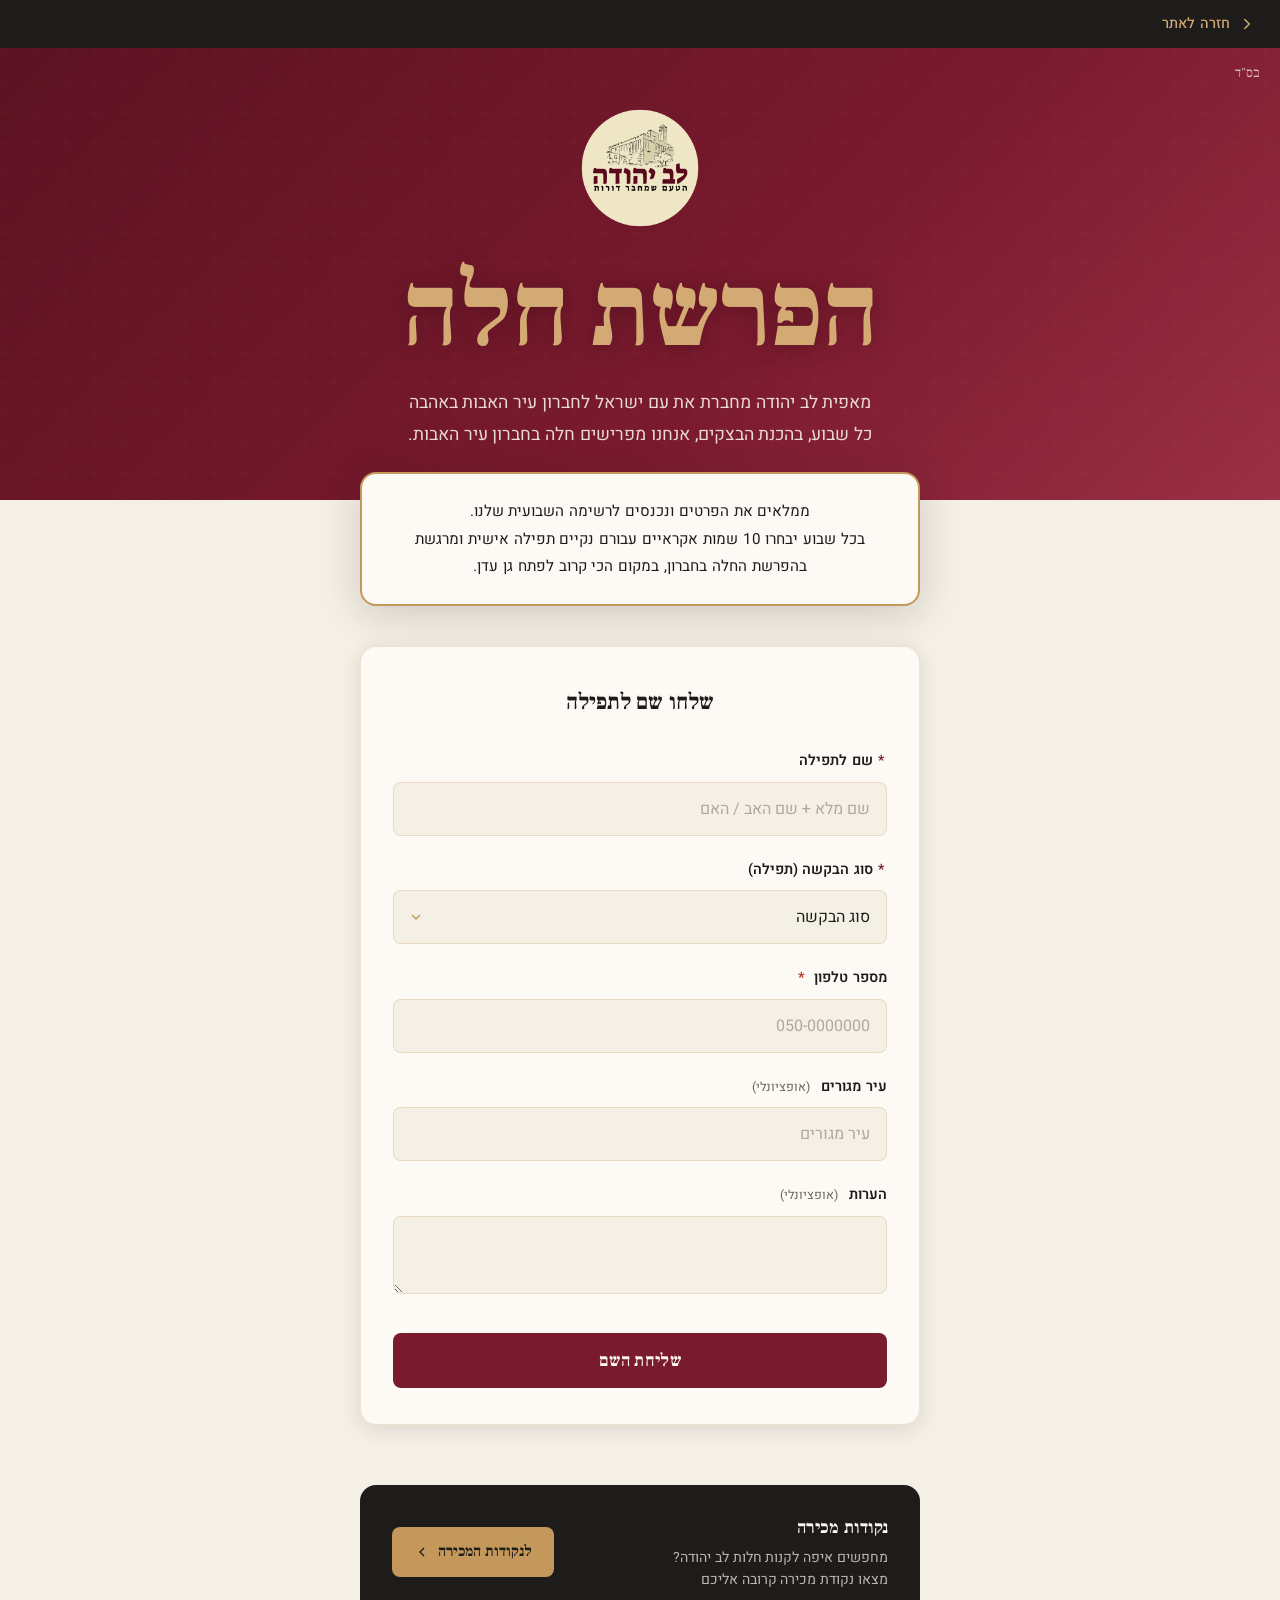
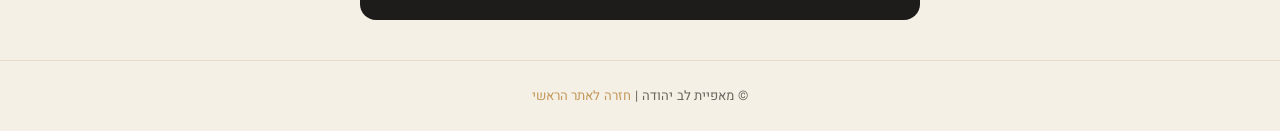
<file: hafrashah.html>
<!DOCTYPE html>
<html lang="he" dir="rtl">
<head>
  <!-- Google tag (gtag.js) -->
  <script async src="https://www.googletagmanager.com/gtag/js?id=G-R9QCWNVRED"></script>
  <script>
    window.dataLayer = window.dataLayer || [];
    function gtag(){dataLayer.push(arguments);}
    gtag('js', new Date());
    gtag('config', 'G-R9QCWNVRED');
  </script>
  <meta charset="UTF-8" />
  <meta name="viewport" content="width=device-width, initial-scale=1.0" />
  <title>הפרשת חלה מאפיית לב יהודה</title>
  <meta name="description" content="שלחו שם לתפילה בהפרשת החלה השבועית של מאפיית לב יהודה בחברון." />
  <link rel="icon" type="image/png" sizes="32x32" href="favicon-32.png" />
  <link rel="icon" type="image/png" sizes="16x16" href="favicon-16.png" />
  <link rel="apple-touch-icon" href="apple-touch-icon.png" />

  <!-- Google Fonts -->
  <link rel="preconnect" href="https://fonts.googleapis.com" />
  <link rel="preconnect" href="https://fonts.gstatic.com" crossorigin />
  <link href="https://fonts.googleapis.com/css2?family=Frank+Ruhl+Libre:wght@300;400;500;700;900&family=Heebo:wght@300;400;500;600;700&family=David+Libre:wght@400;700&family=Secular+One&display=swap" rel="stylesheet" />

  <style>
    /* ===== VARIABLES (same as main site) ===== */
    :root {
      --color-burgundy: #7A1A2E;
      --color-burgundy-dark: #5c1222;
      --color-burgundy-light: #9b2f45;
      --color-dark: #1E1C1A;
      --color-cream: #E8E0C8;
      --color-cream-light: #F0EBD8;
      --color-wheat: #C4975A;
      --color-wheat-light: #D4AA74;
      --color-bg: #F5F0E6;
      --color-white: #FDFAF5;
      --color-text-muted: #6B6560;
      --color-border: rgba(196, 151, 90, 0.25);

      --font-display: 'Frank Ruhl Libre', Georgia, serif;
      --font-body: 'Heebo', Arial, sans-serif;
      --font-accent: 'David Libre', Georgia, serif;
      --font-story: 'Secular One', Georgia, serif;

      --border-radius: 8px;
      --border-radius-lg: 16px;
      --transition: 0.3s ease;
      --shadow-md: 0 4px 20px rgba(30, 28, 26, 0.12);
      --shadow-lg: 0 8px 40px rgba(30, 28, 26, 0.18);
    }

    /* ===== RESET ===== */
    *, *::before, *::after { box-sizing: border-box; margin: 0; padding: 0; }

    html { scroll-behavior: smooth; font-size: 16px; }

    body {
      direction: rtl;
      font-family: var(--font-body);
      background: var(--color-bg);
      color: var(--color-dark);
      line-height: 1.7;
      word-spacing: 0.05em;
      letter-spacing: normal;
      -webkit-font-smoothing: antialiased;
      min-height: 100vh;
    }

    a { color: inherit; text-decoration: none; transition: var(--transition); }

    /* ===== BACK LINK ===== */
    .back-bar {
      background: var(--color-dark);
      padding: 12px 24px;
      display: flex;
      align-items: center;
    }

    .back-link {
      display: inline-flex;
      align-items: center;
      gap: 8px;
      color: var(--color-wheat-light);
      font-family: var(--font-body);
      font-size: 0.9rem;
      font-weight: 500;
      transition: var(--transition);
    }

    .back-link:hover { color: var(--color-wheat); gap: 12px; }

    .back-link svg { width: 18px; height: 18px; }

    /* ===== HERO BANNER ===== */
    .page-hero {
      background: linear-gradient(135deg, var(--color-burgundy-dark) 0%, var(--color-burgundy) 60%, #9b2f45 100%);
      padding: 60px 24px 50px;
      text-align: center;
      position: relative;
      overflow: hidden;
    }

    .page-hero::before {
      content: '';
      position: absolute;
      inset: 0;
      background: url("data:image/svg+xml,%3Csvg width='60' height='60' viewBox='0 0 60 60' xmlns='http://www.w3.org/2000/svg'%3E%3Cg fill='none' fill-rule='evenodd'%3E%3Cg fill='%23C4975A' fill-opacity='0.06'%3E%3Cpath d='M36 34v-4h-2v4h-4v2h4v4h2v-4h4v-2h-4zm0-30V0h-2v4h-4v2h4v4h2V6h4V4h-4zM6 34v-4H4v4H0v2h4v4h2v-4h4v-2H6zM6 4V0H4v4H0v2h4v4h2V6h4V4H6z'/%3E%3C/g%3E%3C/g%3E%3C/svg%3E");
      opacity: 0.4;
    }

    .page-hero-content { position: relative; z-index: 1; max-width: 600px; margin: 0 auto; }

    .bsd {
      position: absolute;
      top: 14px;
      right: 20px;
      font-family: var(--font-display);
      font-size: 0.85rem;
      color: rgba(253,250,245,0.7);
      letter-spacing: normal;
    }

    .page-hero-logo {
      margin-bottom: 20px;
    }

    .page-hero-logo img {
      height: 120px;
      width: auto;
    }

    .page-hero-tagline {
      font-family: var(--font-body);
      font-size: clamp(1rem, 3vw, 1.2rem);
      color: rgba(253,250,245,0.85);
      margin-bottom: 24px;
      line-height: 1.8;
      font-weight: 400;
    }

    .page-hero-sub,
    .page-hero p.page-hero-sub {
      font-family: 'Frank Ruhl Libre', Georgia, serif !important;
      font-size: clamp(4rem, 15vw, 6.5rem) !important;
      color: var(--color-wheat-light) !important;
      font-weight: 900 !important;
      margin-bottom: 20px;
      letter-spacing: normal;
      line-height: 1.05 !important;
      text-shadow: 0 2px 20px rgba(0,0,0,0.25);
    }

    .page-hero h1 {
      display: none;
    }

    .page-hero p {
      font-size: clamp(0.95rem, 2.5vw, 1.1rem);
      color: rgba(253, 250, 245, 0.85);
      line-height: 1.8;
      max-width: 480px;
      margin: 0 auto;
    }

    /* ===== RAFFLE BANNER ===== */
    .raffle-banner {
      max-width: 600px;
      margin: -28px auto 0;
      position: relative;
      z-index: 2;
      padding: 0 20px;
    }

    .raffle-banner-inner {
      background: var(--color-white);
      border: 2px solid var(--color-wheat);
      border-radius: var(--border-radius-lg);
      padding: 24px 28px;
      box-shadow: var(--shadow-lg);
      text-align: center;
    }

    .raffle-banner-title {
      font-family: var(--font-display);
      font-size: 1.1rem;
      font-weight: 700;
      color: var(--color-burgundy);
      margin-bottom: 12px;
      display: flex;
      align-items: center;
      justify-content: center;
      gap: 8px;
    }

    .raffle-banner-body {
      font-size: 0.95rem;
      color: var(--color-dark);
      line-height: 1.8;
    }

    .raffle-banner-note {
      font-size: 0.82rem;
      color: var(--color-text-muted);
      margin-top: 10px;
      font-style: italic;
    }

    /* ===== FORM SECTION ===== */
    .form-section {
      max-width: 600px;
      margin: 40px auto 60px;
      padding: 0 20px;
    }

    .form-card {
      background: var(--color-white);
      border-radius: var(--border-radius-lg);
      padding: 36px 32px;
      box-shadow: var(--shadow-md);
      border: 1px solid var(--color-border);
    }

    .form-card h2 {
      font-family: var(--font-display);
      font-size: 1.4rem;
      font-weight: 700;
      color: var(--color-dark);
      margin-bottom: 28px;
      text-align: center;
    }

    .form-group {
      margin-bottom: 22px;
    }

    .form-label {
      display: block;
      font-size: 0.9rem;
      font-weight: 600;
      color: var(--color-dark);
      margin-bottom: 8px;
    }

    .form-label .required {
      color: var(--color-burgundy);
      margin-right: 3px;
    }

    .form-label .optional {
      font-size: 0.78rem;
      color: var(--color-text-muted);
      font-weight: 400;
      margin-right: 6px;
    }

    .form-label .required-star {
      color: #c0392b;
      margin-right: 4px;
      font-weight: 700;
    }

    .form-input,
    .form-select,
    .form-textarea {
      width: 100%;
      padding: 14px 16px;
      border: 1.5px solid var(--color-border);
      border-radius: var(--border-radius);
      background: var(--color-bg);
      color: var(--color-dark);
      font-family: var(--font-body);
      font-size: 1rem;
      transition: var(--transition);
      outline: none;
      direction: rtl;
    }

    .form-input:focus,
    .form-select:focus,
    .form-textarea:focus {
      border-color: var(--color-wheat);
      background: var(--color-white);
      box-shadow: 0 0 0 3px rgba(196, 151, 90, 0.15);
    }

    .form-input::placeholder,
    .form-textarea::placeholder {
      color: #b0a99a;
    }

    .form-select {
      appearance: none;
      -webkit-appearance: none;
      background-image: url("data:image/svg+xml,%3Csvg xmlns='http://www.w3.org/2000/svg' width='16' height='16' viewBox='0 0 24 24' fill='none' stroke='%23C4975A' stroke-width='2'%3E%3Cpolyline points='6 9 12 15 18 9'/%3E%3C/svg%3E");
      background-repeat: no-repeat;
      background-position: left 14px center;
      padding-left: 40px;
      cursor: pointer;
    }

    .form-textarea {
      resize: vertical;
      min-height: 60px;
    }

    /* ===== SUBMIT BUTTON ===== */
    .btn-submit {
      width: 100%;
      padding: 16px 24px;
      background: var(--color-burgundy);
      color: var(--color-white);
      font-family: var(--font-display);
      font-size: 1.1rem;
      font-weight: 700;
      border: none;
      border-radius: var(--border-radius);
      cursor: pointer;
      transition: var(--transition);
      margin-top: 8px;
      position: relative;
      overflow: hidden;
      letter-spacing: 0.02em;
    }

    .btn-submit:hover {
      background: var(--color-burgundy-dark);
      transform: translateY(-1px);
      box-shadow: 0 6px 20px rgba(122, 26, 46, 0.35);
    }

    .btn-submit:active { transform: translateY(0); }

    .btn-submit:disabled {
      opacity: 0.7;
      cursor: not-allowed;
      transform: none;
    }

    /* Ripple */
    .ripple {
      position: absolute;
      border-radius: 50%;
      background: rgba(255,255,255,0.35);
      transform: scale(0);
      animation: ripple-anim 0.55s linear;
      pointer-events: none;
    }

    @keyframes ripple-anim {
      to { transform: scale(4); opacity: 0; }
    }

    /* Spinner */
    .btn-submit .spinner {
      display: none;
      width: 20px;
      height: 20px;
      border: 2px solid rgba(255,255,255,0.4);
      border-top-color: #fff;
      border-radius: 50%;
      animation: spin 0.7s linear infinite;
      margin: 0 auto;
    }

    @keyframes spin { to { transform: rotate(360deg); } }

    .btn-submit.loading .btn-text { display: none; }
    .btn-submit.loading .spinner { display: block; }

    /* ===== THANK YOU STATE ===== */
    #form-wrap, #thankyou-wrap { transition: opacity 0.4s ease; }

    #thankyou-wrap {
      display: none;
      text-align: center;
      padding: 20px 0;
    }

    .thankyou-icon { font-size: 3.5rem; margin-bottom: 20px; }

    .thankyou-title {
      font-family: var(--font-display);
      font-size: 1.8rem;
      font-weight: 900;
      color: var(--color-burgundy);
      margin-bottom: 16px;
    }

    .thankyou-body {
      font-size: 1.05rem;
      color: var(--color-dark);
      line-height: 1.9;
      margin-bottom: 28px;
    }

    .raffle-number {
      display: inline-block;
      background: var(--color-cream);
      border: 1px solid var(--color-wheat);
      border-radius: var(--border-radius);
      padding: 8px 20px;
      font-family: 'Courier New', monospace;
      font-size: 0.95rem;
      color: var(--color-burgundy);
      font-weight: 700;
      margin-bottom: 28px;
      letter-spacing: 0.05em;
    }

    /* ===== WHATSAPP BUTTON ===== */
    .btn-whatsapp {
      display: inline-flex;
      align-items: center;
      justify-content: center;
      gap: 10px;
      padding: 14px 28px;
      background: #25D366;
      color: #fff;
      font-family: var(--font-body);
      font-size: 1rem;
      font-weight: 600;
      border-radius: var(--border-radius);
      transition: var(--transition);
      border: none;
      cursor: pointer;
      width: 100%;
    }

    .btn-whatsapp:hover {
      background: #1ebe5d;
      transform: translateY(-1px);
      box-shadow: 0 6px 20px rgba(37, 211, 102, 0.35);
    }

    .btn-whatsapp svg { width: 22px; height: 22px; flex-shrink: 0; }

    /* ===== DIVIDER ===== */
    .divider {
      border: none;
      border-top: 1px solid var(--color-border);
      margin: 28px 0;
    }

    /* ===== ERROR ===== */
    .field-error {
      font-size: 0.82rem;
      color: var(--color-burgundy);
      margin-top: 5px;
      display: none;
    }

    .form-input.invalid,
    .form-select.invalid {
      border-color: var(--color-burgundy);
    }

    /* ===== STORES BANNER ===== */
    .stores-banner {
      max-width: 600px;
      margin: 0 auto 40px;
      padding: 0 20px;
    }

    .stores-banner-inner {
      background: var(--color-dark);
      border-radius: var(--border-radius-lg);
      padding: 28px 32px;
      display: flex;
      align-items: center;
      justify-content: space-between;
      gap: 20px;
    }

    .stores-banner-text h3 {
      font-family: var(--font-display);
      font-size: 1.1rem;
      font-weight: 700;
      color: var(--color-white);
      margin-bottom: 4px;
    }

    .stores-banner-text p {
      font-size: 0.88rem;
      color: rgba(253,250,245,0.7);
      line-height: 1.6;
    }

    .btn-stores {
      display: inline-flex;
      align-items: center;
      gap: 8px;
      padding: 12px 22px;
      background: var(--color-wheat);
      color: var(--color-dark);
      font-family: var(--font-display);
      font-size: 0.95rem;
      font-weight: 700;
      border-radius: var(--border-radius);
      white-space: nowrap;
      transition: var(--transition);
    }

    .btn-stores:hover {
      background: var(--color-wheat-light);
      transform: translateY(-1px);
    }

    @media (max-width: 480px) {
      .stores-banner-inner {
        flex-direction: column;
        text-align: center;
        padding: 24px 20px;
      }
      .btn-stores { width: 100%; justify-content: center; }
    }

    /* ===== FOOTER ===== */
    .page-footer {
      text-align: center;
      padding: 24px;
      font-size: 0.82rem;
      color: var(--color-text-muted);
      border-top: 1px solid var(--color-border);
    }

    .page-footer a { color: var(--color-wheat); }

    /* ===== MOBILE ===== */
    @media (max-width: 480px) {
      .form-card { padding: 24px 20px; }
      .page-hero { padding: 44px 20px 40px; }
      .raffle-banner-inner { padding: 20px; }
    }
  </style>
</head>
<body>

  <!-- BACK BAR -->
  <div class="back-bar">
    <a href="index.html" class="back-link">
      <svg viewBox="0 0 24 24" fill="none" stroke="currentColor" stroke-width="2" stroke-linecap="round" stroke-linejoin="round">
        <polyline points="9 18 15 12 9 6"/>
      </svg>
      חזרה לאתר
    </a>
  </div>

  <!-- PAGE HERO -->
  <div class="page-hero">
    <span class="bsd">בס"ד</span>
    <div class="page-hero-content">
      <div class="page-hero-logo">
        <img src="images/logo.png" alt="מאפיית לב יהודה" />
      </div>
      <p class="page-hero-sub">הפרשת חלה</p>
      <p class="page-hero-tagline">מאפית לב יהודה מחברת את עם ישראל לחברון עיר האבות באהבה</p>
      <p>כל שבוע, בהכנת הבצקים, אנחנו מפרישים חלה בחברון עיר האבות.</p>
    </div>
  </div>

  <!-- RAFFLE BANNER -->
  <div class="raffle-banner">
    <div class="raffle-banner-inner">
      <p class="raffle-banner-body">
        ממלאים את הפרטים ונכנסים לרשימה השבועית שלנו.<br/>
        בכל שבוע יבחרו 10 שמות אקראיים עבורם נקיים תפילה אישית ומרגשת<br/>
        בהפרשת החלה בחברון, במקום הכי קרוב לפתח גן עדן.
      </p>
    </div>
  </div>

  <!-- FORM SECTION -->
  <section class="form-section">
    <div class="form-card">

      <!-- FORM -->
      <div id="form-wrap">
        <h2>שלחו שם לתפילה</h2>

        <form id="hafrashah-form" novalidate>

          <!-- שם לתפילה -->
          <div class="form-group">
            <label class="form-label" for="prayer-name">
              <span class="required">*</span> שם לתפילה
            </label>
            <input
              type="text"
              id="prayer-name"
              name="prayer_name"
              class="form-input"
              placeholder="שם מלא + שם האב / האם"
              required
              autocomplete="off"
            />
            <div class="field-error" id="prayer-name-error">אנא הכניסו שם לתפילה</div>
          </div>

          <!-- סוג הבקשה -->
          <div class="form-group">
            <label class="form-label" for="prayer-reason">
              <span class="required">*</span> סוג הבקשה (תפילה)
            </label>
            <select id="prayer-reason" name="prayer_reason" class="form-select" required>
              <option value="" disabled selected>סוג הבקשה</option>
              <option value="רפואה שלמה">רפואה שלמה</option>
              <option value="זיווג הגון">זיווג הגון</option>
              <option value="פרנסה וברכה">פרנסה וברכה</option>
              <option value="ילדים">ילדים</option>
              <option value="הצלחה">הצלחה</option>
              <option value="לעילוי נשמת">לעילוי נשמת</option>
              <option value="אחר">אחר (כתבו בהערות)</option>
            </select>
            <div class="field-error" id="prayer-reason-error">אנא בחרו סיבה</div>
          </div>

          <!-- מספר טלפון -->
          <div class="form-group">
            <label class="form-label" for="phone">
              מספר טלפון
              <span class="required-star">*</span>
            </label>
            <input
              type="tel"
              id="phone"
              name="phone"
              class="form-input"
              placeholder="050-0000000"
              autocomplete="tel"
              required
            />
            <div class="field-error" id="phone-error">אנא הכניסו מספר טלפון</div>
          </div>

          <!-- עיר מגורים -->
          <div class="form-group">
            <label class="form-label" for="city">
              עיר מגורים
              <span class="optional">(אופציונלי)</span>
            </label>
            <input
              type="text"
              id="city"
              name="city"
              class="form-input"
              placeholder="עיר מגורים"
              autocomplete="address-level2"
            />
          </div>

          <!-- הערות -->
          <div class="form-group">
            <label class="form-label" for="extra-details">
              הערות
              <span class="optional">(אופציונלי)</span>
            </label>
            <textarea
              id="extra-details"
              name="extra_details"
              class="form-textarea"
              rows="2"
            ></textarea>
          </div>

          <!-- SUBMIT -->
          <button type="submit" class="btn-submit" id="submit-btn">
            <span class="btn-text">שליחת השם</span>
            <div class="spinner"></div>
          </button>

        </form>
      </div>

      <!-- THANK YOU -->
      <div id="thankyou-wrap">
        <div class="thankyou-title">בקשתך התקבלה</div>
        <p class="thankyou-body">
          בכל שבוע נעשית בחירה אקראית של 10 שמות לתפילה.<br/><br/>
          נודיע לזוכה אישית.<br/><br/>
          <strong>שבת שלום.</strong>
        </p>
        <div class="raffle-number" id="raffle-number-display"></div>
        <hr class="divider" />
        <button class="btn-whatsapp" id="share-whatsapp">
          <svg viewBox="0 0 24 24" fill="currentColor">
            <path d="M17.472 14.382c-.297-.149-1.758-.867-2.03-.967-.273-.099-.471-.148-.67.15-.197.297-.767.966-.94 1.164-.173.199-.347.223-.644.075-.297-.15-1.255-.463-2.39-1.475-.883-.788-1.48-1.761-1.653-2.059-.173-.297-.018-.458.13-.606.134-.133.298-.347.446-.52.149-.174.198-.298.298-.497.099-.198.05-.371-.025-.52-.075-.149-.669-1.612-.916-2.207-.242-.579-.487-.5-.669-.51-.173-.008-.371-.01-.57-.01-.198 0-.52.074-.792.372-.272.297-1.04 1.016-1.04 2.479 0 1.462 1.065 2.875 1.213 3.074.149.198 2.096 3.2 5.077 4.487.709.306 1.262.489 1.694.625.712.227 1.36.195 1.871.118.571-.085 1.758-.719 2.006-1.413.248-.694.248-1.289.173-1.413-.074-.124-.272-.198-.57-.347m-5.421 7.403h-.004a9.87 9.87 0 01-5.031-1.378l-.361-.214-3.741.982.998-3.648-.235-.374a9.86 9.86 0 01-1.51-5.26c.001-5.45 4.436-9.884 9.888-9.884 2.64 0 5.122 1.03 6.988 2.898a9.825 9.825 0 012.893 6.994c-.003 5.45-4.437 9.884-9.885 9.884m8.413-18.297A11.815 11.815 0 0012.05 0C5.495 0 .16 5.335.157 11.892c0 2.096.547 4.142 1.588 5.945L.057 24l6.305-1.654a11.882 11.882 0 005.683 1.448h.005c6.554 0 11.89-5.335 11.893-11.893a11.821 11.821 0 00-3.48-8.413z"/>
          </svg>
          שתפו עם חברים בוואטסאפ
        </button>
      </div>

    </div>
  </section>

  <!-- STORES BANNER -->
  <div class="stores-banner">
    <div class="stores-banner-inner">
      <div class="stores-banner-text">
        <h3>נקודות מכירה</h3>
        <p>מחפשים איפה לקנות חלות לב יהודה?<br/>מצאו נקודת מכירה קרובה אליכם</p>
      </div>
      <a href="index.html#where-to-buy" class="btn-stores">
        לנקודות המכירה
        <svg width="16" height="16" viewBox="0 0 24 24" fill="none" stroke="currentColor" stroke-width="2"><polyline points="15 18 9 12 15 6"/></svg>
      </a>
    </div>
  </div>

  <!-- FOOTER -->
  <footer class="page-footer">
    <p>© מאפיית לב יהודה | <a href="index.html">חזרה לאתר הראשי</a></p>
  </footer>

  <script>
    // ===== CONFIG =====
    const APPS_SCRIPT_URL = 'https://script.google.com/macros/s/AKfycbymufK2fdA2YZevk6Cm6BzNNa5brHcUXkryGnoNex8HGNYPARgic_XouLB8PQ4AnFcb/exec';
    const PAGE_URL = 'https://yeminoz.github.io/lev-yehuda-bakery/hafrashah.html';

    // ===== RAFFLE NUMBER =====
    function generateRaffleNumber() {
      const now = new Date();
      const year = now.getFullYear();
      // ISO week number
      const start = new Date(now.getFullYear(), 0, 1);
      const week = String(Math.ceil(((now - start) / 86400000 + start.getDay() + 1) / 7)).padStart(2, '0');
      const rand = String(Math.floor(1000 + Math.random() * 9000));
      return `RAFFLE-${year}-${week}-${rand}`;
    }

    // ===== RIPPLE EFFECT =====
    document.getElementById('submit-btn').addEventListener('click', function(e) {
      const btn = this;
      const circle = document.createElement('span');
      const diameter = Math.max(btn.clientWidth, btn.clientHeight);
      const radius = diameter / 2;
      const rect = btn.getBoundingClientRect();
      circle.style.width = circle.style.height = `${diameter}px`;
      circle.style.left = `${e.clientX - rect.left - radius}px`;
      circle.style.top = `${e.clientY - rect.top - radius}px`;
      circle.classList.add('ripple');
      const existing = btn.querySelector('.ripple');
      if (existing) existing.remove();
      btn.appendChild(circle);
    });

    // ===== FORM SUBMIT =====
    document.getElementById('hafrashah-form').addEventListener('submit', async function(e) {
      e.preventDefault();

      const nameInput   = document.getElementById('prayer-name');
      const reasonInput = document.getElementById('prayer-reason');
      let valid = true;

      // Validate name
      if (!nameInput.value.trim()) {
        nameInput.classList.add('invalid');
        document.getElementById('prayer-name-error').style.display = 'block';
        valid = false;
      } else {
        nameInput.classList.remove('invalid');
        document.getElementById('prayer-name-error').style.display = 'none';
      }

      // Validate reason
      if (!reasonInput.value) {
        reasonInput.classList.add('invalid');
        document.getElementById('prayer-reason-error').style.display = 'block';
        valid = false;
      } else {
        reasonInput.classList.remove('invalid');
        document.getElementById('prayer-reason-error').style.display = 'none';
      }

      // Validate phone
      const phoneInput = document.getElementById('phone');
      if (!phoneInput.value.trim()) {
        phoneInput.classList.add('invalid');
        document.getElementById('phone-error').style.display = 'block';
        valid = false;
      } else {
        phoneInput.classList.remove('invalid');
        document.getElementById('phone-error').style.display = 'none';
      }

      if (!valid) return;

      // Show loading
      const btn = document.getElementById('submit-btn');
      btn.classList.add('loading');
      btn.disabled = true;

      const raffleNumber = generateRaffleNumber();

      const payload = {
        prayer_name:   nameInput.value.trim(),
        prayer_reason: reasonInput.value,
        extra_details: document.getElementById('extra-details').value.trim(),
        phone:         document.getElementById('phone').value.trim().replace(/^\+972\s?/, '0'),
        raffle_number: raffleNumber,
        submitted_at:  new Date().toLocaleString('he-IL', { timeZone: 'Asia/Jerusalem' })
      };

      // Send to Google Sheets via GET (works with no-cors)
      if (APPS_SCRIPT_URL !== 'YOUR_APPS_SCRIPT_URL_HERE') {
        try {
          const url = new URL(APPS_SCRIPT_URL);
          Object.entries(payload).forEach(([k, v]) => url.searchParams.append(k, v));
          await fetch(url.toString(), { method: 'GET', mode: 'no-cors' });
        } catch (err) {
          console.warn('Failed to send to Google Sheets:', err);
        }
      }

      // Show thank you
      document.getElementById('raffle-number-display').textContent = raffleNumber;
      document.getElementById('form-wrap').style.display = 'none';
      document.getElementById('thankyou-wrap').style.display = 'block';

      // Scroll to top of card
      document.querySelector('.form-card').scrollIntoView({ behavior: 'smooth', block: 'start' });
    });

    // ===== WHATSAPP SHARE =====
    document.getElementById('share-whatsapp').addEventListener('click', function() {
      const text = encodeURIComponent(
        'שלחתי שם לתפילה בהפרשת החלה של מאפיית לב יהודה בחברון 🕯️\nגם אתם יכולים: ' + PAGE_URL
      );
      window.open('https://wa.me/?text=' + text, '_blank');
    });

    // ===== CLEAR VALIDATION ON INPUT =====
    document.getElementById('prayer-name').addEventListener('input', function() {
      this.classList.remove('invalid');
      document.getElementById('prayer-name-error').style.display = 'none';
    });

    document.getElementById('prayer-reason').addEventListener('change', function() {
      this.classList.remove('invalid');
      document.getElementById('prayer-reason-error').style.display = 'none';
    });
  </script>

</body>
</html>
</file>
